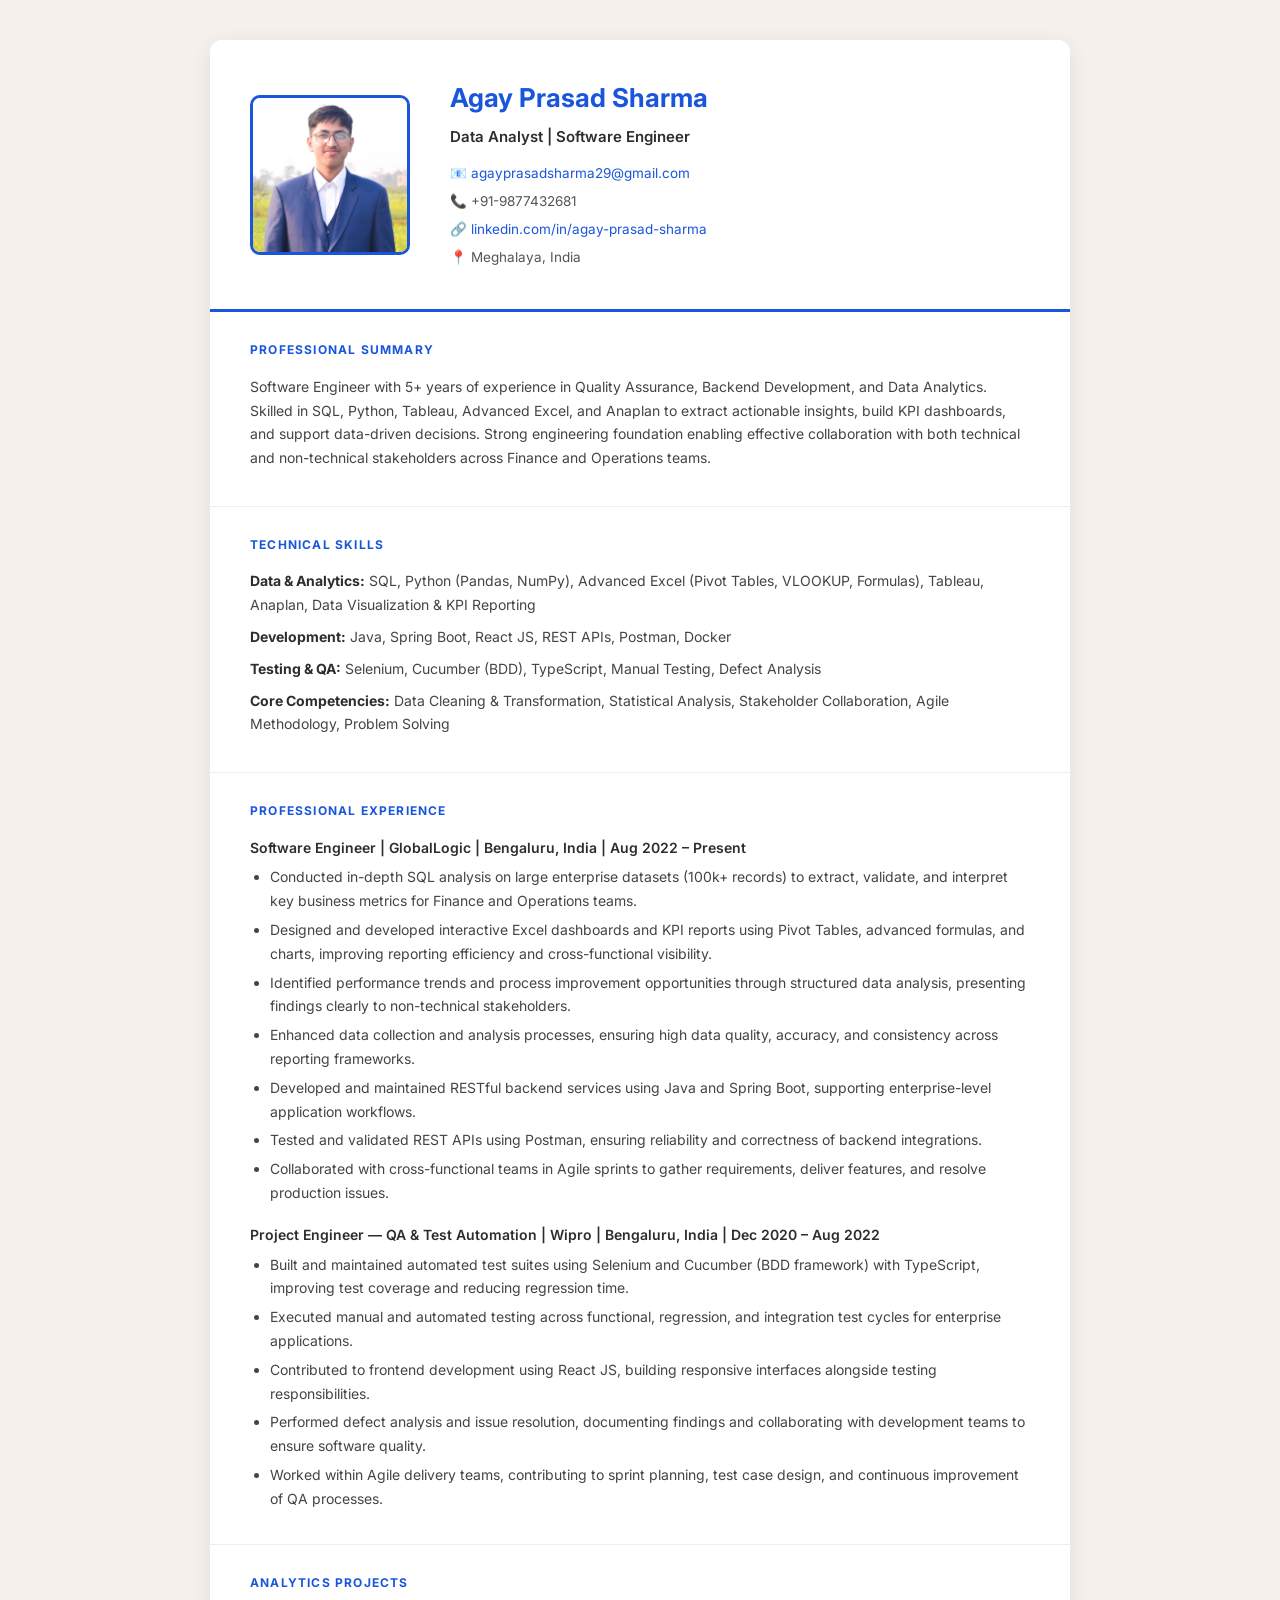
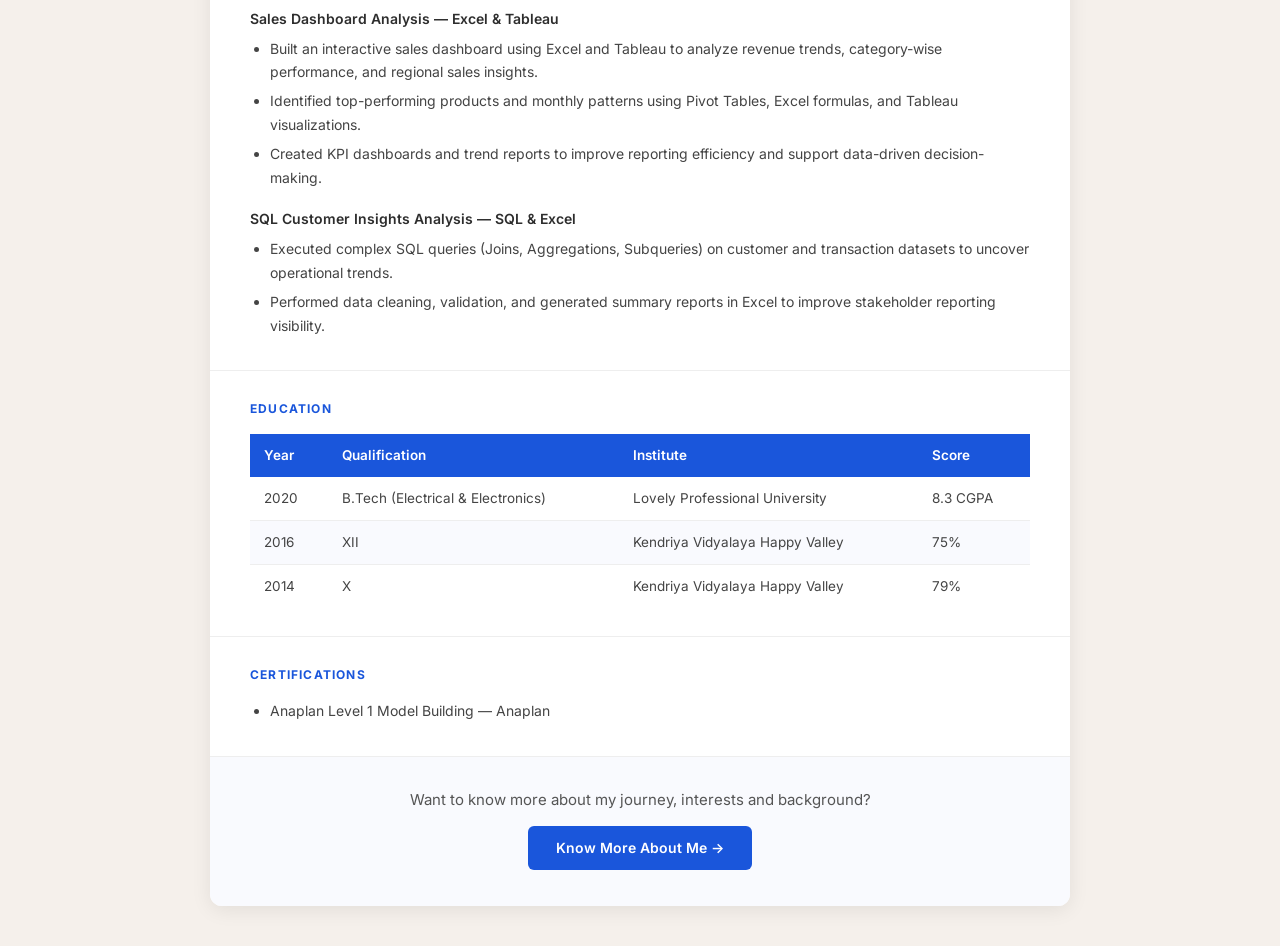
<file: index.html>
<!DOCTYPE html>
<html lang="en">

<head>
    <meta charset="UTF-8">
    <meta name="viewport" content="width=device-width, initial-scale=1.0">
    <meta http-equiv="X-UA-Compatible" content="ie=edge">
    <title>Agay Prasad Sharma - Data Analyst</title>
    <meta name="description" content="Agay Prasad Sharma - Software Engineer with 5+ years of experience in Quality Assurance, Backend Development, and Data Analytics. Skilled in SQL, Python, Tableau, Excel, and Anaplan.">
    <link rel="stylesheet" type="text/css" href="index.css">
</head>

<body>

<div class="cv-wrapper">

    <!-- HEADER -->
    <div class="header">
        <img src="Image/profile.jpeg" alt="Agay Prasad Sharma">
        <div class="header-info">
            <h1>Agay Prasad Sharma</h1>
            <p class="title">Data Analyst | Software Engineer</p>
            <p>📧 <a href="mailto:agayprasadsharma29@gmail.com">agayprasadsharma29@gmail.com</a></p>
            <p>📞 +91-9877432681</p>
            <p>🔗 <a href="https://www.linkedin.com/in/agay-prasad-sharma-796a06148/" target="_blank">linkedin.com/in/agay-prasad-sharma</a></p>
            <p>📍 Meghalaya, India</p>
        </div>
    </div>

    <!-- PROFESSIONAL SUMMARY -->
    <div class="section">
        <h2>Professional Summary</h2>
        <p>
            Software Engineer with 5+ years of experience in Quality Assurance, Backend Development, and Data Analytics.
            Skilled in SQL, Python, Tableau, Advanced Excel, and Anaplan to extract actionable insights, build KPI dashboards,
            and support data-driven decisions. Strong engineering foundation enabling effective collaboration with both
            technical and non-technical stakeholders across Finance and Operations teams.
        </p>
    </div>

    <!-- TECHNICAL SKILLS -->
    <div class="section">
        <h2>Technical Skills</h2>
        <p><strong>Data & Analytics:</strong> SQL, Python (Pandas, NumPy), Advanced Excel (Pivot Tables, VLOOKUP, Formulas), Tableau, Anaplan, Data Visualization & KPI Reporting</p>
        <p><strong>Development:</strong> Java, Spring Boot, React JS, REST APIs, Postman, Docker</p>
        <p><strong>Testing & QA:</strong> Selenium, Cucumber (BDD), TypeScript, Manual Testing, Defect Analysis</p>
        <p><strong>Core Competencies:</strong> Data Cleaning & Transformation, Statistical Analysis, Stakeholder Collaboration, Agile Methodology, Problem Solving</p>
    </div>

    <!-- PROFESSIONAL EXPERIENCE -->
    <div class="section">
        <h2>Professional Experience</h2>

        <h3>Software Engineer | GlobalLogic | Bengaluru, India | Aug 2022 – Present</h3>
        <ul>
            <li>Conducted in-depth SQL analysis on large enterprise datasets (100k+ records) to extract, validate, and interpret key business metrics for Finance and Operations teams.</li>
            <li>Designed and developed interactive Excel dashboards and KPI reports using Pivot Tables, advanced formulas, and charts, improving reporting efficiency and cross-functional visibility.</li>
            <li>Identified performance trends and process improvement opportunities through structured data analysis, presenting findings clearly to non-technical stakeholders.</li>
            <li>Enhanced data collection and analysis processes, ensuring high data quality, accuracy, and consistency across reporting frameworks.</li>
            <li>Developed and maintained RESTful backend services using Java and Spring Boot, supporting enterprise-level application workflows.</li>
            <li>Tested and validated REST APIs using Postman, ensuring reliability and correctness of backend integrations.</li>
            <li>Collaborated with cross-functional teams in Agile sprints to gather requirements, deliver features, and resolve production issues.</li>
        </ul>

        <h3>Project Engineer — QA & Test Automation | Wipro | Bengaluru, India | Dec 2020 – Aug 2022</h3>
        <ul>
            <li>Built and maintained automated test suites using Selenium and Cucumber (BDD framework) with TypeScript, improving test coverage and reducing regression time.</li>
            <li>Executed manual and automated testing across functional, regression, and integration test cycles for enterprise applications.</li>
            <li>Contributed to frontend development using React JS, building responsive interfaces alongside testing responsibilities.</li>
            <li>Performed defect analysis and issue resolution, documenting findings and collaborating with development teams to ensure software quality.</li>
            <li>Worked within Agile delivery teams, contributing to sprint planning, test case design, and continuous improvement of QA processes.</li>
        </ul>
    </div>

    <!-- ANALYTICS PROJECTS -->
    <div class="section">
        <h2>Analytics Projects</h2>

        <h3>Sales Dashboard Analysis — Excel & Tableau</h3>
        <ul>
            <li>Built an interactive sales dashboard using Excel and Tableau to analyze revenue trends, category-wise performance, and regional sales insights.</li>
            <li>Identified top-performing products and monthly patterns using Pivot Tables, Excel formulas, and Tableau visualizations.</li>
            <li>Created KPI dashboards and trend reports to improve reporting efficiency and support data-driven decision-making.</li>
        </ul>

        <h3>SQL Customer Insights Analysis — SQL & Excel</h3>
        <ul>
            <li>Executed complex SQL queries (Joins, Aggregations, Subqueries) on customer and transaction datasets to uncover operational trends.</li>
            <li>Performed data cleaning, validation, and generated summary reports in Excel to improve stakeholder reporting visibility.</li>
        </ul>
    </div>

    <!-- EDUCATION -->
    <div class="section">
        <h2>Education</h2>
        <table class="edu-table">
            <thead>
                <tr>
                    <th>Year</th>
                    <th>Qualification</th>
                    <th>Institute</th>
                    <th>Score</th>
                </tr>
            </thead>
            <tbody>
                <tr>
                    <td>2020</td>
                    <td>B.Tech (Electrical & Electronics)</td>
                    <td>Lovely Professional University</td>
                    <td>8.3 CGPA</td>
                </tr>
                <tr>
                    <td>2016</td>
                    <td>XII</td>
                    <td>Kendriya Vidyalaya Happy Valley</td>
                    <td>75%</td>
                </tr>
                <tr>
                    <td>2014</td>
                    <td>X</td>
                    <td>Kendriya Vidyalaya Happy Valley</td>
                    <td>79%</td>
                </tr>
            </tbody>
        </table>
    </div>

    <!-- CERTIFICATIONS -->
    <div class="section">
        <h2>Certifications</h2>
        <ul>
            <li>Anaplan Level 1 Model Building — Anaplan</li>
        </ul>
    </div>

    <!-- KNOW MORE -->
    <div class="section know-more">
        <p>Want to know more about my journey, interests and background?</p>
        <a href="about.html" class="about-link">Know More About Me →</a>
    </div>

</div>

</body>
</html>
</file>
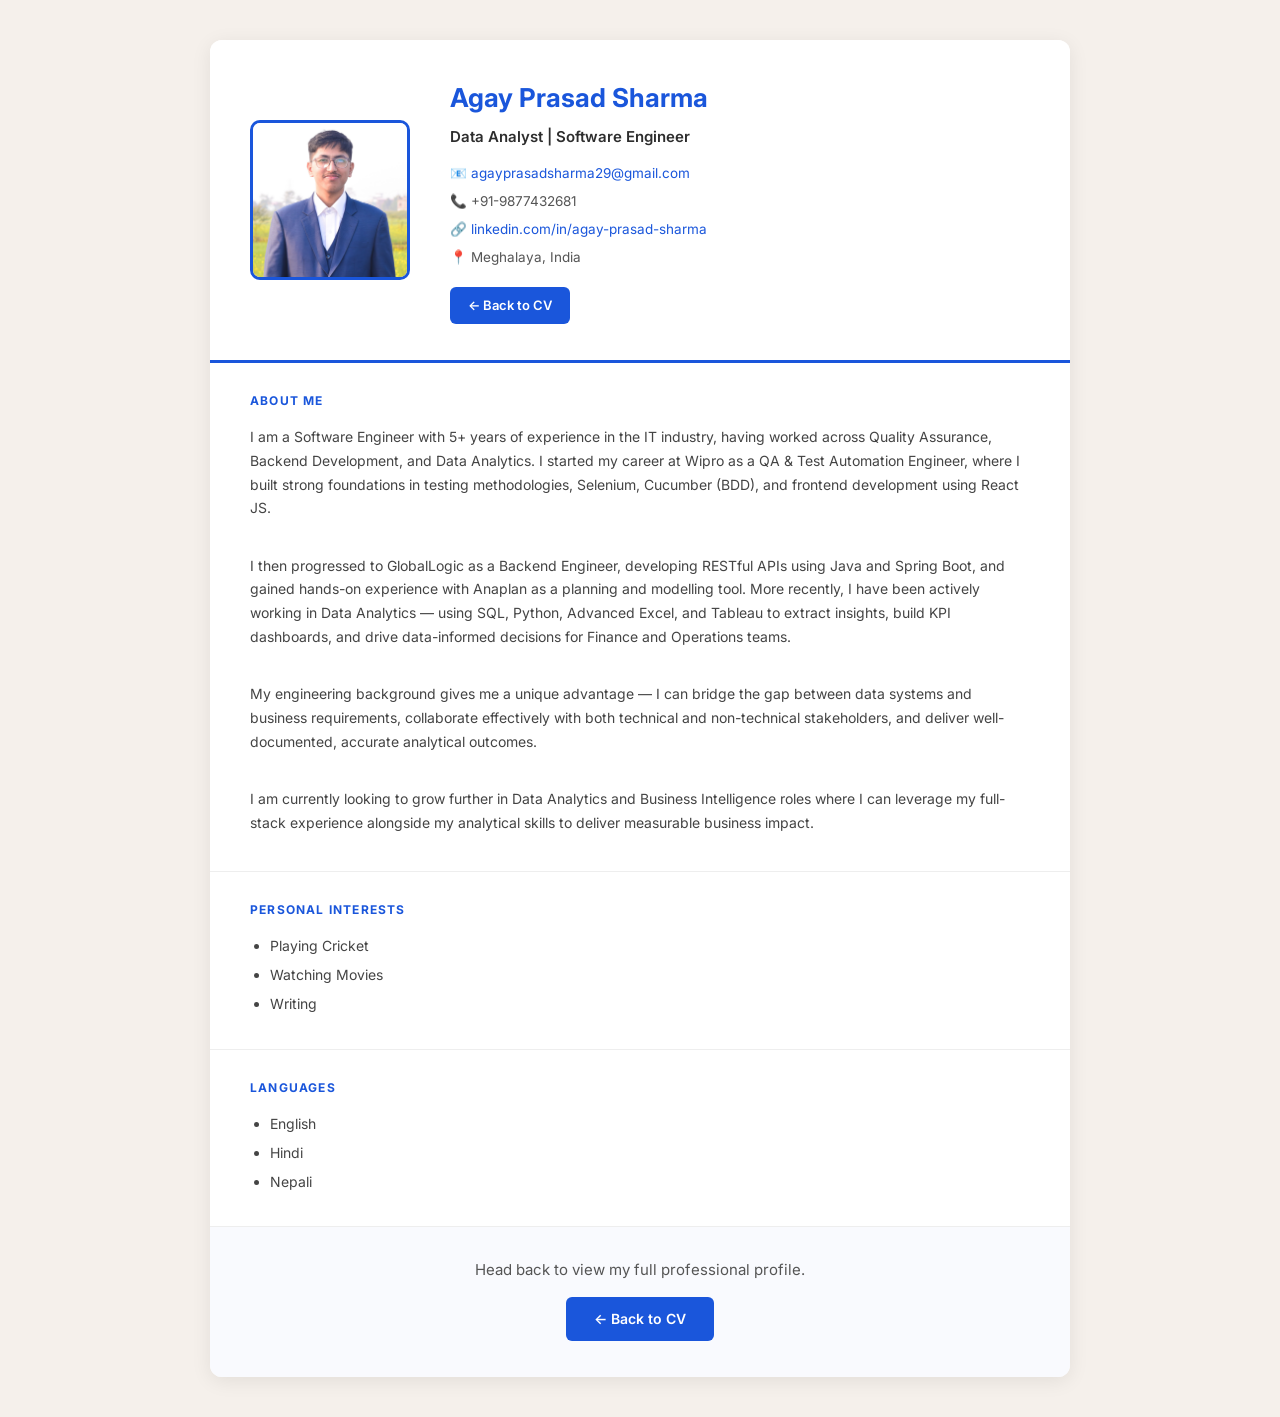
<file: about.html>
<!DOCTYPE html>
<html lang="en">

<head>
    <meta charset="UTF-8">
    <meta name="viewport" content="width=device-width, initial-scale=1.0">
    <title>About Me - Agay Prasad Sharma</title>
    <link rel="stylesheet" type="text/css" href="index.css">
</head>

<body>

<div class="cv-wrapper">

    <!-- HEADER -->
    <div class="header">
        <img src="Image/profile.jpeg" alt="Agay Prasad Sharma">
        <div class="header-info">
            <h1>Agay Prasad Sharma</h1>
            <p class="title">Data Analyst | Software Engineer</p>
            <p>📧 <a href="mailto:agayprasadsharma29@gmail.com">agayprasadsharma29@gmail.com</a></p>
            <p>📞 +91-9877432681</p>
            <p>🔗 <a href="https://www.linkedin.com/in/agay-prasad-sharma-796a06148/" target="_blank">linkedin.com/in/agay-prasad-sharma</a></p>
            <p>📍 Meghalaya, India</p>
            <a href="index.html" class="about-link">← Back to CV</a>
        </div>
    </div>

    <!-- ABOUT ME -->
    <div class="section">
        <h2>About Me</h2>
        <p>
            I am a Software Engineer with 5+ years of experience in the IT industry, having worked across
            Quality Assurance, Backend Development, and Data Analytics. I started my career at Wipro as a
            QA & Test Automation Engineer, where I built strong foundations in testing methodologies,
            Selenium, Cucumber (BDD), and frontend development using React JS.
        </p>
        <br>
        <p>
            I then progressed to GlobalLogic as a Backend Engineer, developing RESTful APIs using Java and
            Spring Boot, and gained hands-on experience with Anaplan as a planning and modelling tool.
            More recently, I have been actively working in Data Analytics — using SQL, Python, Advanced Excel,
            and Tableau to extract insights, build KPI dashboards, and drive data-informed decisions for
            Finance and Operations teams.
        </p>
        <br>
        <p>
            My engineering background gives me a unique advantage — I can bridge the gap between data systems
            and business requirements, collaborate effectively with both technical and non-technical stakeholders,
            and deliver well-documented, accurate analytical outcomes.
        </p>
        <br>
        <p>
            I am currently looking to grow further in Data Analytics and Business Intelligence roles where I
            can leverage my full-stack experience alongside my analytical skills to deliver measurable business impact.
        </p>
    </div>

    <!-- PERSONAL INTERESTS -->
    <div class="section">
        <h2>Personal Interests</h2>
        <ul>
            <li>Playing Cricket</li>
            <li>Watching Movies</li>
            <li>Writing</li>
        </ul>
    </div>

    <!-- LANGUAGES -->
    <div class="section">
        <h2>Languages</h2>
        <ul>
            <li>English</li>
            <li>Hindi</li>
            <li>Nepali</li>
        </ul>
    </div>

    <!-- BACK TO CV -->
    <div class="section know-more">
        <p>Head back to view my full professional profile.</p>
        <a href="index.html" class="about-link">← Back to CV</a>
    </div>

</div>

</body>
</html>
</file>
<file: index.css>
/* ===========================
   CV - Agay Prasad Sharma
   Clean Professional Style
=========================== */

@import url('https://fonts.googleapis.com/css2?family=Inter:wght@400;500;600;700&display=swap');

* {
    margin: 0;
    padding: 0;
    box-sizing: border-box;
}

body {
    font-family: 'Inter', sans-serif;
    font-size: 15px;
    line-height: 1.7;
    color: #2d2d2d;
    background-color: #f5f0eb;
    padding: 40px 20px;
}

/* ===========================
   MAIN WRAPPER
=========================== */
.cv-wrapper {
    max-width: 860px;
    margin: 0 auto;
    background-color: #ffffff;
    border-radius: 12px;
    box-shadow: 0 4px 20px rgba(0,0,0,0.08);
    overflow: hidden;
}

/* ===========================
   HEADER
=========================== */
.header {
    display: flex;
    align-items: center;
    gap: 40px;
    padding: 36px 40px;
    border-bottom: 3px solid #1a56db;
    background-color: #ffffff;
}

.header img {
    width: 160px;
    height: 160px;
    object-fit: cover;
    border-radius: 10px;
    border: 3px solid #1a56db;
    flex-shrink: 0;
}

.header-info h1 {
    font-size: 26px;
    font-weight: 700;
    color: #1a56db;
    margin-bottom: 4px;
}

.header-info .title {
    font-size: 15px;
    font-weight: 600;
    color: #2d2d2d;
    margin-bottom: 12px;
}

.header-info p {
    font-size: 13.5px;
    color: #555;
    margin-bottom: 5px;
}

.header-info a {
    color: #1a56db;
    text-decoration: none;
}

.header-info a:hover {
    text-decoration: underline;
}

.about-link {
    display: inline-block;
    margin-top: 14px;
    padding: 7px 18px;
    background-color: #1a56db;
    color: #ffffff !important;
    border-radius: 6px;
    font-size: 13px;
    font-weight: 600;
    text-decoration: none !important;
}

.about-link:hover {
    background-color: #1446b8;
}

/* ===========================
   SECTIONS
=========================== */
.section {
    padding: 28px 40px;
    border-bottom: 1px solid #eee;
}

.section:last-child {
    border-bottom: none;
}

.section h2 {
    font-size: 12px;
    font-weight: 700;
    text-transform: uppercase;
    letter-spacing: 1.2px;
    color: #1a56db;
    margin-bottom: 14px;
}

.section h3 {
    font-size: 14px;
    font-weight: 600;
    color: #2d2d2d;
    margin-top: 18px;
    margin-bottom: 6px;
}

.section h3:first-of-type {
    margin-top: 0;
}

.section p {
    font-size: 14px;
    color: #444;
    margin-bottom: 8px;
}

.section ul {
    padding-left: 20px;
    margin-top: 6px;
}

.section ul li {
    font-size: 14px;
    color: #444;
    margin-bottom: 5px;
}

.section strong {
    color: #2d2d2d;
}

/* ===========================
   KNOW MORE SECTION
=========================== */
.know-more {
    text-align: center;
    padding: 30px 40px 36px 40px;
    background-color: #f9fafe;
}

.know-more p {
    font-size: 15px;
    color: #555;
    margin-bottom: 14px;
}

.know-more .about-link {
    margin-top: 0;
    padding: 10px 28px;
    font-size: 14px;
}

/* ===========================
   EDUCATION TABLE
=========================== */
.edu-table {
    width: 100%;
    border-collapse: collapse;
    margin-top: 14px;
    font-size: 13.5px;
}

.edu-table th {
    background-color: #1a56db;
    color: #ffffff;
    padding: 10px 14px;
    text-align: left;
    font-weight: 600;
}

.edu-table td {
    padding: 10px 14px;
    border-bottom: 1px solid #eee;
    color: #444;
}

.edu-table tr:last-child td {
    border-bottom: none;
}

.edu-table tr:nth-child(even) td {
    background-color: #f9fafe;
}

/* ===========================
   LINKS
=========================== */
a {
    color: #1a56db;
    text-decoration: none;
}

a:hover {
    text-decoration: underline;
}

/* ===========================
   RESPONSIVE
=========================== */
@media (max-width: 620px) {
    .header {
        flex-direction: column;
        text-align: center;
        padding: 24px 20px;
    }

    .section {
        padding: 20px;
    }

    .know-more {
        padding: 24px 20px;
    }
}
</file>
